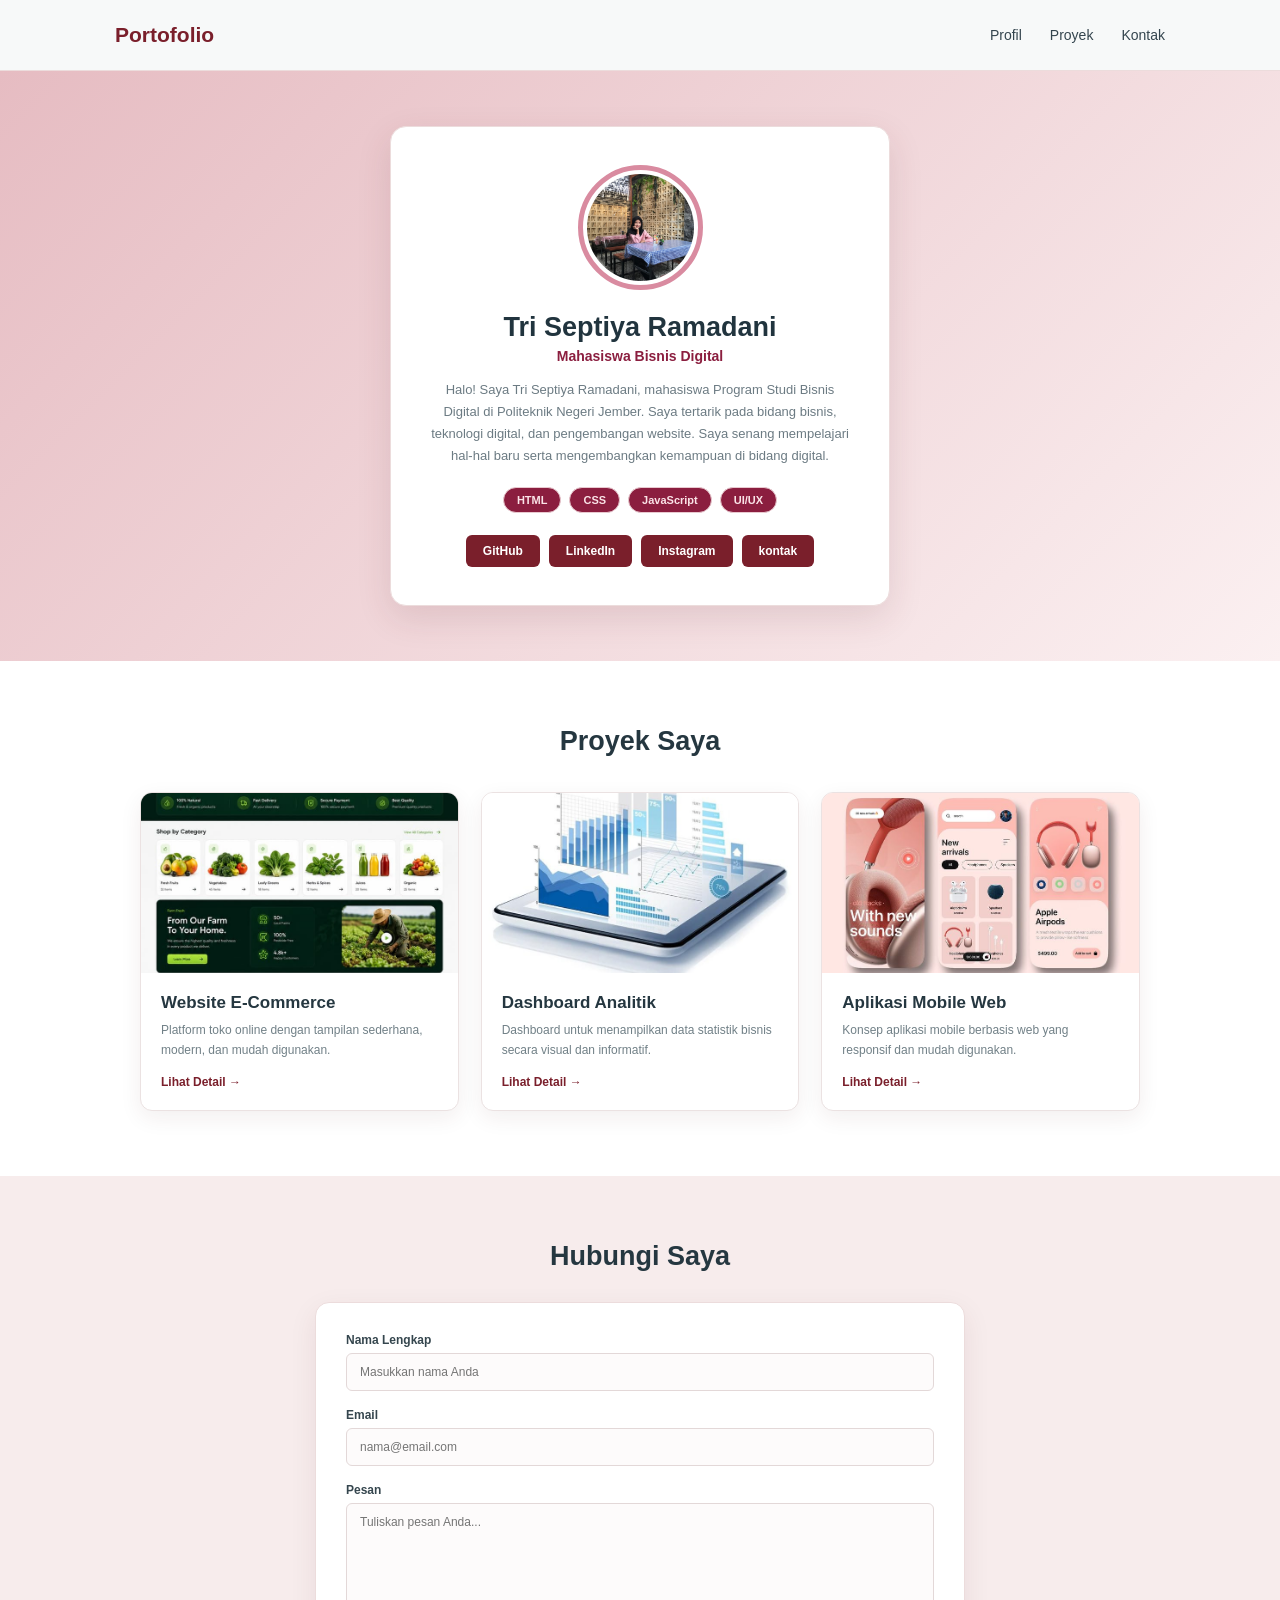
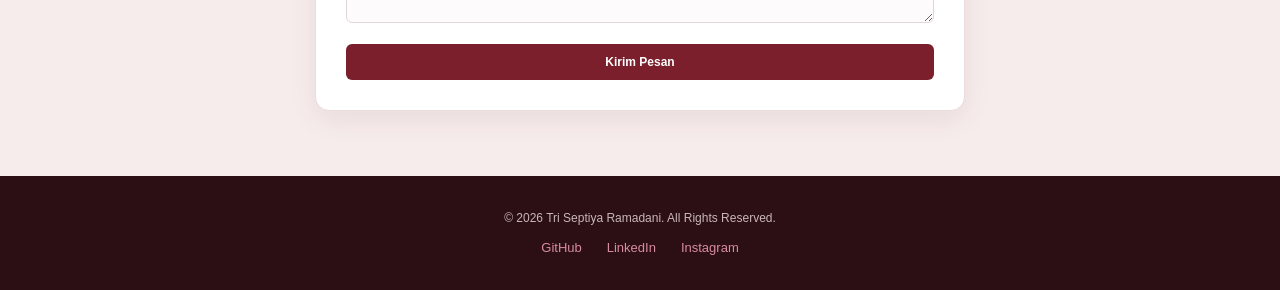
<file: Praktikum 2/index.html>
<!DOCTYPE html>
<html lang="id">
<head>
    <meta charset="UTF-8">
    <meta name="viewport" content="width=device-width, initial-scale=1.0">
    <title>Profil Saya</title>
    <link rel="stylesheet" href="style.css">
</head>

<body>

    <!-- NAVBAR -->
    <header class="navbar">
        <div class="nav-inner">
            <h2>Portofolio</h2>

            <nav>
                <a href="#profil">Profil</a>
                <a href="#proyek">Proyek</a>
                <a href="#kontak">Kontak</a>
            </nav>
        </div>
    </header>


    <!-- PROFIL -->
    <section id="profil" class="profile-section">

        <div class="card">

            <img
                src="images/foto.jpg"
                alt="Foto Profil"
                class="avatar"
            >

            <h1>Tri Septiya Ramadani</h1>

            <p class="subtitle">
                Mahasiswa Bisnis Digital 
            </p>

            <p class="bio">
                Halo! Saya Tri Septiya Ramadani, mahasiswa Program Studi Bisnis Digital
                di Politeknik Negeri Jember. Saya tertarik pada bidang bisnis,
                teknologi digital, dan pengembangan website. Saya senang mempelajari
                hal-hal baru serta mengembangkan kemampuan di bidang digital.
            </p>

            <div class="skills">
                <span class="badge">HTML</span>
                <span class="badge">CSS</span>
                <span class="badge">JavaScript</span>
                <span class="badge">UI/UX</span>
            </div>

            <div class="links">
                <a href="https://github.com/triseptiya-r" class="btn">GitHub</a>
                <a href="https://www.linkedin.com/in/tri-septiya-r-52466a3a7?utm_source=share_via&utm_content=profile&utm_medium=member_android" class="btn">LinkedIn</a>
                <a href="https://www.instagram.com/06.sptmbr_?igsi=MWZwOGoxems4aXdxbQ==" target="_blank" class="btn">Instagram</a>
                <a href="https://wa.me/621316128023"target="_blank" class="btn">kontak</a>
            </div>
        </div>

    </section>


    <!-- PROYEK -->
    <section id="proyek" class="projects-section">

        <h2>Proyek Saya</h2>

        <div class="projects">

            <div class="project-card">

                <img
                    src="images/website e-comerce.jpg"
                    alt="Website E-Commerce"
                >

                <div class="project-info">
                    <h3>Website E-Commerce</h3>

                    <p>
                        Platform toko online dengan tampilan sederhana,
                        modern, dan mudah digunakan.
                    </p>

                    <a href="#">Lihat Detail →</a>
                </div>

            </div>


            <div class="project-card">

                <img
                    src="images/dashboard analitik.jpg"
                    alt="Dashboard Analitik"
                >

                <div class="project-info">
                    <h3>Dashboard Analitik</h3>

                    <p>
                        Dashboard untuk menampilkan data statistik
                        bisnis secara visual dan informatif.
                    </p>

                    <a href="#">Lihat Detail →</a>
                </div>

            </div>


            <div class="project-card">

                <img
                    src="images/aplikasi mobile web.jpg"
                    alt="Aplikasi Mobile Web"
                >

                <div class="project-info">
                    <h3>Aplikasi Mobile Web</h3>

                    <p>
                        Konsep aplikasi mobile berbasis web yang
                        responsif dan mudah digunakan.
                    </p>

                    <a href="#">Lihat Detail →</a>
                </div>

            </div>

        </div>

    </section>


    <!-- KONTAK -->
    <section id="kontak" class="contact-section">

        <h2>Hubungi Saya</h2>

        <form>

            <label for="nama">Nama Lengkap</label>
            <input
                type="text"
                id="nama"
                placeholder="Masukkan nama Anda"
                required
            >

            <label for="email">Email</label>
            <input
                type="email"
                id="email"
                placeholder="nama@email.com"
                required
            >

            <label for="pesan">Pesan</label>
            <textarea
                id="pesan"
                placeholder="Tuliskan pesan Anda..."
                required
            ></textarea>

            <button type="submit">
                Kirim Pesan
            </button>

        </form>

    </section>


    <!-- FOOTER -->
    <footer>

        <p>
            © 2026 Tri Septiya Ramadani. All Rights Reserved.
        </p>

        <div>
            <a href="#">GitHub</a>
            <a href="#">LinkedIn</a>
            <a href="#">Instagram</a>
        </div>

    </footer>

</body>
</html>
</file>
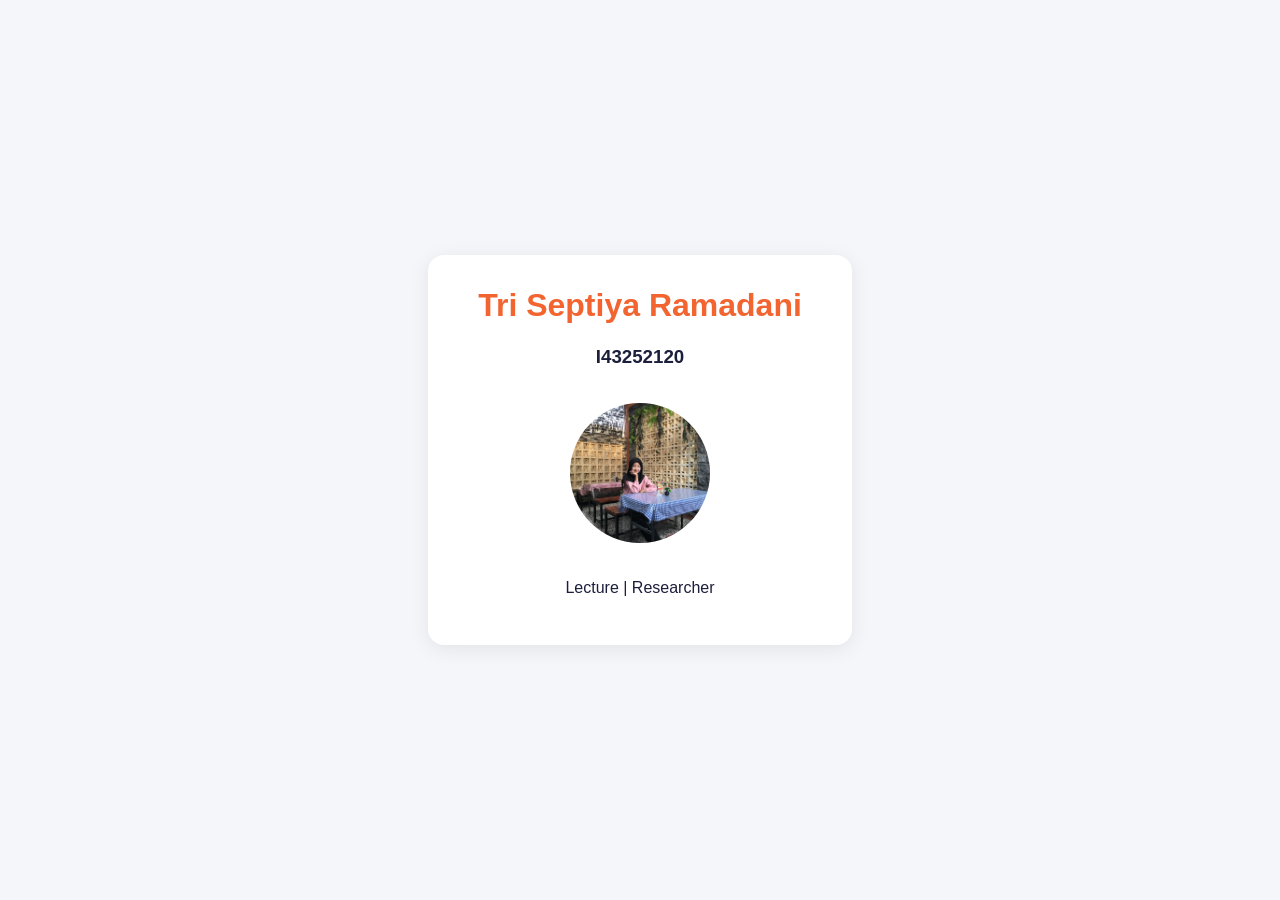
<file: Praktikum1/index.html>
<!DOCTYPE html>

<html lang="id">

<head>

<meta charset="UTF-8">

<title>Biodata Diri</title>

<link rel="stylesheet" href="style.css">

</head>

<body>

<div class="card">

<h1>Tri Septiya Ramadani</h1>

<h3>I43252120</h3>

<img src="images/foto.jpg" alt="Foto profil">

<p>Lecture | Researcher</p>

</div>

</body>

</html>
</file>
<file: Praktikum 2/style.css>
* {
    margin: 0;
    padding: 0;
    box-sizing: border-box;
}

html {
    scroll-behavior: smooth;
}

body {
    font-family: "Segoe UI", Tahoma, Geneva, Verdana, sans-serif;
    background: #7a1f2b;
    color: #889aa6;
}


/* =========================
   NAVBAR
========================= */

.navbar {
    background: #f7f9f9;
    border-bottom: 1px solid #ecdcdc;
    position: sticky;
    top: 0;
    z-index: 100;
}

.nav-inner {
    max-width: 1100px;
    height: 70px;
    margin: auto;
    padding: 0 25px;

    display: flex;
    align-items: center;
    justify-content: space-between;
}

.nav-inner h2 {
    color: #7a1f2b;
    font-size: 21px;
}

.nav-inner nav {
    display: flex;
    gap: 28px;
}

.nav-inner nav a {
    text-decoration: none;
    color: #34454e;
    font-size: 14px;
    font-weight: 500;

    transition: 0.3s;
}

.nav-inner nav a:hover {
    color: #f3d9dc;
}


/* =========================
   PROFIL
========================= */

.profile-section {
    min-height: 520px;

    display: flex;
    justify-content: center;
    align-items: center;

    padding: 55px 20px;

    background:
        linear-gradient(
            135deg,
            #e6bcc2,
            #fbf0f1
        );
}

.card {
    width: 100%;
    max-width: 500px;

    background: #ffffff;

    padding: 38px 35px;

    text-align: center;

    border-radius: 16px;

    border: 1px solid #ecdcdc;

    box-shadow:
        0 12px 35px rgba(89, 35, 42, 0.12);

    transition: 0.3s;
}

.card:hover {
    transform: translateY(-4px);

    box-shadow:
        0 18px 40px rgba(89, 35, 42, 0.16);
}


/* FOTO PROFIL */

.avatar {
    width: 125px;
    height: 125px;

    object-fit: cover;

    border-radius: 50%;

    border: 5px solid #d98ba0;

    padding: 4px;

    margin-bottom: 18px;
}


/* NAMA */

.card h1 {
    color: #21343e;

    font-size: 27px;

    margin-bottom: 5px;
}

.subtitle {
    color: #8b1e3f;

    font-size: 14px;

    font-weight: 600;

    margin-bottom: 15px;
}

.bio {
    color: #6c7b83;

    font-size: 13px;

    line-height: 1.7;

    margin-bottom: 20px;
}


/* =========================
   SKILL
========================= */

.skills {
    display: flex;

    justify-content: center;

    flex-wrap: wrap;

    gap: 8px;

    margin-bottom: 22px;
}

.badge {
    background: #8b1e3f;

    color: #fbe4e8;

    padding: 6px 13px;

    border-radius: 20px;

    font-size: 11px;

    font-weight: 600;

    border: 1px solid #e8c9cf;
}


/* =========================
   BUTTON
========================= */

.links {
    display: flex;

    justify-content: center;

    gap: 9px;
}

.btn {
    text-decoration: none;

    background: #7a1f2b;

    color: #ffffff;

    padding: 9px 17px;

    border-radius: 6px;

    font-size: 12px;

    font-weight: 600;

    transition: 0.3s;
}

.btn:hover {
    background: #5e1620;

    transform: translateY(-2px);
}

.btn-outline {
    background: transparent;

    color: #7a1f2b;

    border: 1px solid #7a1f2b;
}

.btn-outline:hover {
    background: #7a1f2b;

    color: white;
}


/* =========================
   PROYEK
========================= */

.projects-section {
    background: #ffffff;

    padding: 65px 25px;
}

.projects-section > h2 {
    text-align: center;

    color: #253740;

    font-size: 27px;

    margin-bottom: 35px;
}

.projects {
    max-width: 1000px;

    margin: auto;

    display: grid;

    grid-template-columns: repeat(3, 1fr);

    gap: 22px;
}


/* CARD PROYEK */

.project-card {
    background: #ffffff;

    border: 1px solid #ebe2e2;

    border-radius: 12px;

    overflow: hidden;

    box-shadow:
        0 7px 22px rgba(72, 30, 33, 0.07);

    transition: 0.3s;
}

.project-card:hover {
    transform: translateY(-6px);

    box-shadow:
        0 14px 30px rgba(72, 30, 33, 0.13);
}


/* FOTO PROYEK */

.project-card > img {
    width: 100%;

    height: 180px;

    object-fit: cover;

    display: block;

    transition: 0.4s;
}

.project-card:hover > img {
    transform: scale(1.04);
}


/* ISI CARD */

.project-info {
    padding: 20px;
}

.project-info h3 {
    color: #253740;

    font-size: 17px;

    margin-bottom: 8px;
}

.project-info p {
    color: #718087;

    font-size: 12px;

    line-height: 1.6;

    margin-bottom: 12px;
}

.project-info a {
    color: #7a1f2b;

    text-decoration: none;

    font-size: 12px;

    font-weight: 600;
}

.project-info a:hover {
    color: #5e1620;
}


/* =========================
   KONTAK
========================= */

.contact-section {
    background: #f7ecec;

    padding: 65px 25px;
}

.contact-section > h2 {
    text-align: center;

    color: #253740;

    font-size: 27px;

    margin-bottom: 30px;
}

.contact-section form {
    max-width: 650px;

    margin: auto;

    background: #ffffff;

    padding: 30px;

    border-radius: 14px;

    border: 1px solid #ecdcdc;

    box-shadow:
        0 9px 28px rgba(72, 30, 33, 0.08);
}

.contact-section label {
    display: block;

    color: #35464e;

    font-size: 12px;

    font-weight: 600;

    margin-bottom: 6px;
}

.contact-section input,
.contact-section textarea {
    width: 100%;

    padding: 11px 13px;

    margin-bottom: 17px;

    border: 1px solid #e3d8d8;

    border-radius: 6px;

    outline: none;

    font-family: inherit;

    font-size: 12px;

    background: #fdfbfb;
}

.contact-section textarea {
    height: 120px;

    resize: vertical;
}

.contact-section input:focus,
.contact-section textarea:focus {
    border-color: #7a1f2b;

    box-shadow:
        0 0 0 3px rgba(122, 31, 43, 0.08);
}

.contact-section button {
    width: 100%;

    border: none;

    padding: 11px;

    border-radius: 6px;

    background: #7a1f2b;

    color: white;

    font-size: 12px;

    font-weight: 600;

    cursor: pointer;

    transition: 0.3s;
}

.contact-section button:hover {
    background: #5e1620;
}


/* =========================
   FOOTER
========================= */

footer {
    background: #2b0f14;

    color: white;

    text-align: center;

    padding: 35px 20px;
}

footer p {
    color: #c9b7ba;

    font-size: 12px;

    margin-bottom: 15px;
}

footer div {
    display: flex;

    justify-content: center;

    gap: 25px;
}

footer a {
    color: #d98ba0;

    text-decoration: none;

    font-size: 13px;

    font-weight: 500;

    transition: 0.3s;
}

footer a:hover {
    color: white;
}


/* =========================
   RESPONSIVE
========================= */

@media (max-width: 768px) {

    .nav-inner {
        padding: 0 18px;
    }

    .nav-inner nav {
        gap: 15px;
    }

    .nav-inner nav a {
        font-size: 12px;
    }

    .card {
        max-width: 450px;
    }

    .projects {
        grid-template-columns: 1fr;

        max-width: 450px;
    }

    .project-card > img {
        height: 210px;
    }
}
</file>
<file: Praktikum1/style.css>
body {
font-family: Arial, sans-serif;
color: #1B1F3B;
margin: 0;
padding: 20px;
background-color: #F4F6F9;
display: flex;
justify-content: center;
align-items: center;
min-height: 100vh;
box-sizing: border-box;
}
.card {
background-color: #FFFFFF;
padding: 32px;
border-radius: 16px;
box-shadow: 0 4px 20px rgba(0, 0, 0, 0.08); /* Efek bayangan halus */
width: 100%;
max-width: 360px;
text-align: center;
}
h1 {
color: #F26430;
margin-top: 0;
}
img {
width: 140px;
height: 140px;
object-fit: cover;
border-radius: 50%;
margin: 16px 0;
}
a:hover {
color: #2E86FF;
}
h1 {
color: #F26430;
margin-top: 0;
}
img {
width: 140px;
height: 140px;
object-fit: cover;
border-radius: 50%;
margin: 16px 0;
}
a:hover {
color: #2E86FF;
}
</file>
